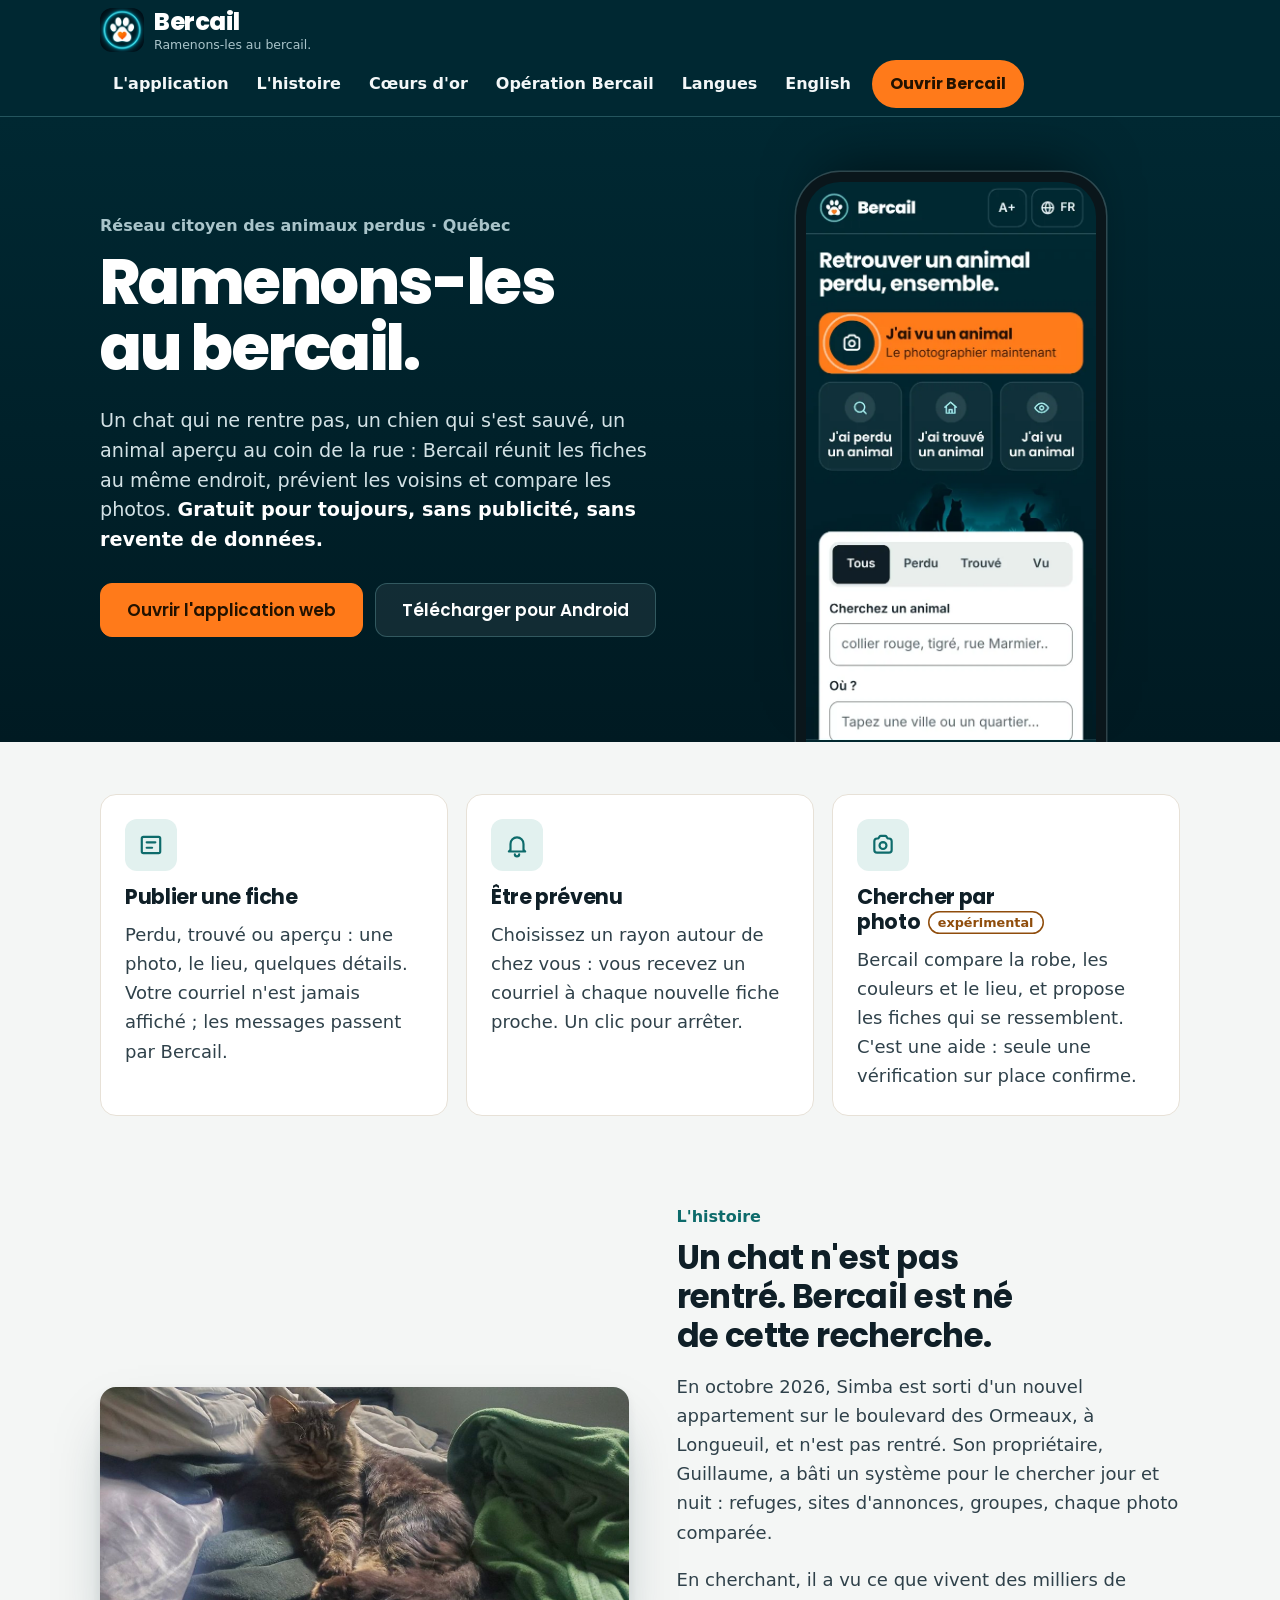
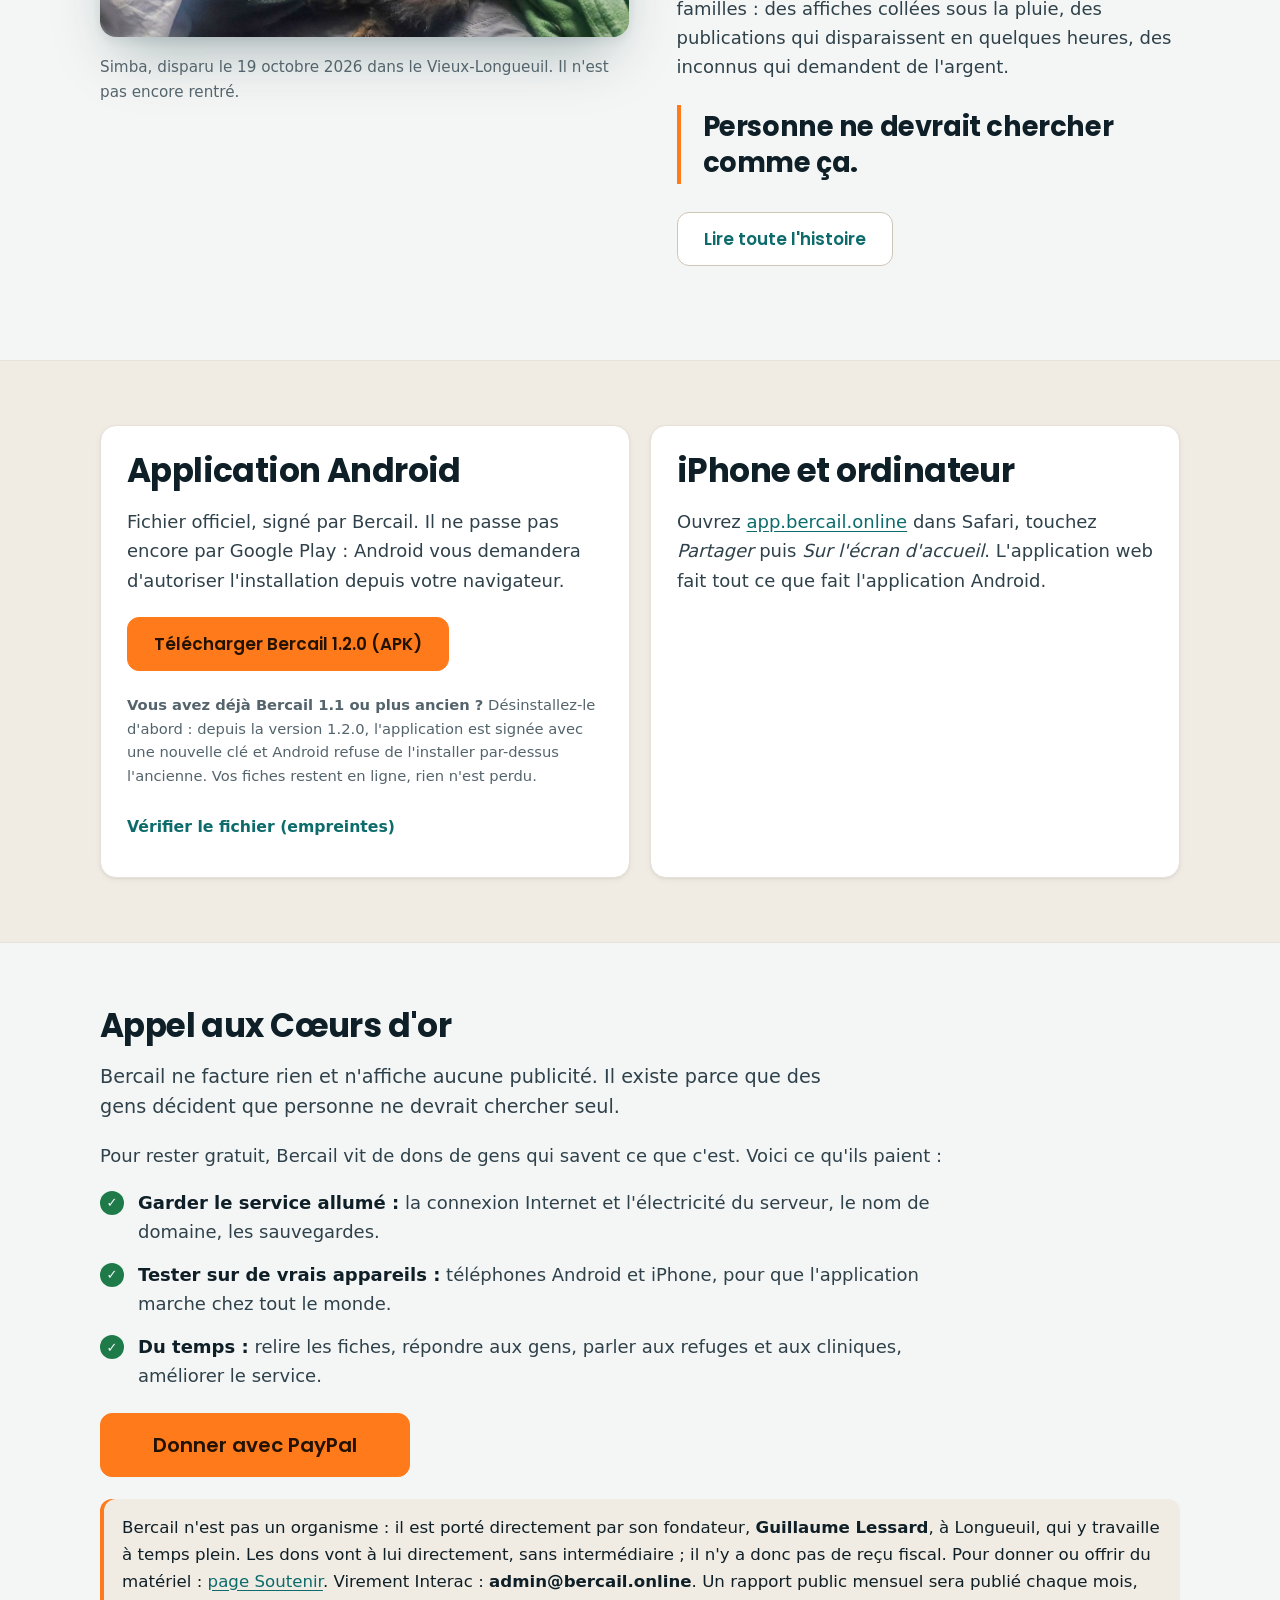
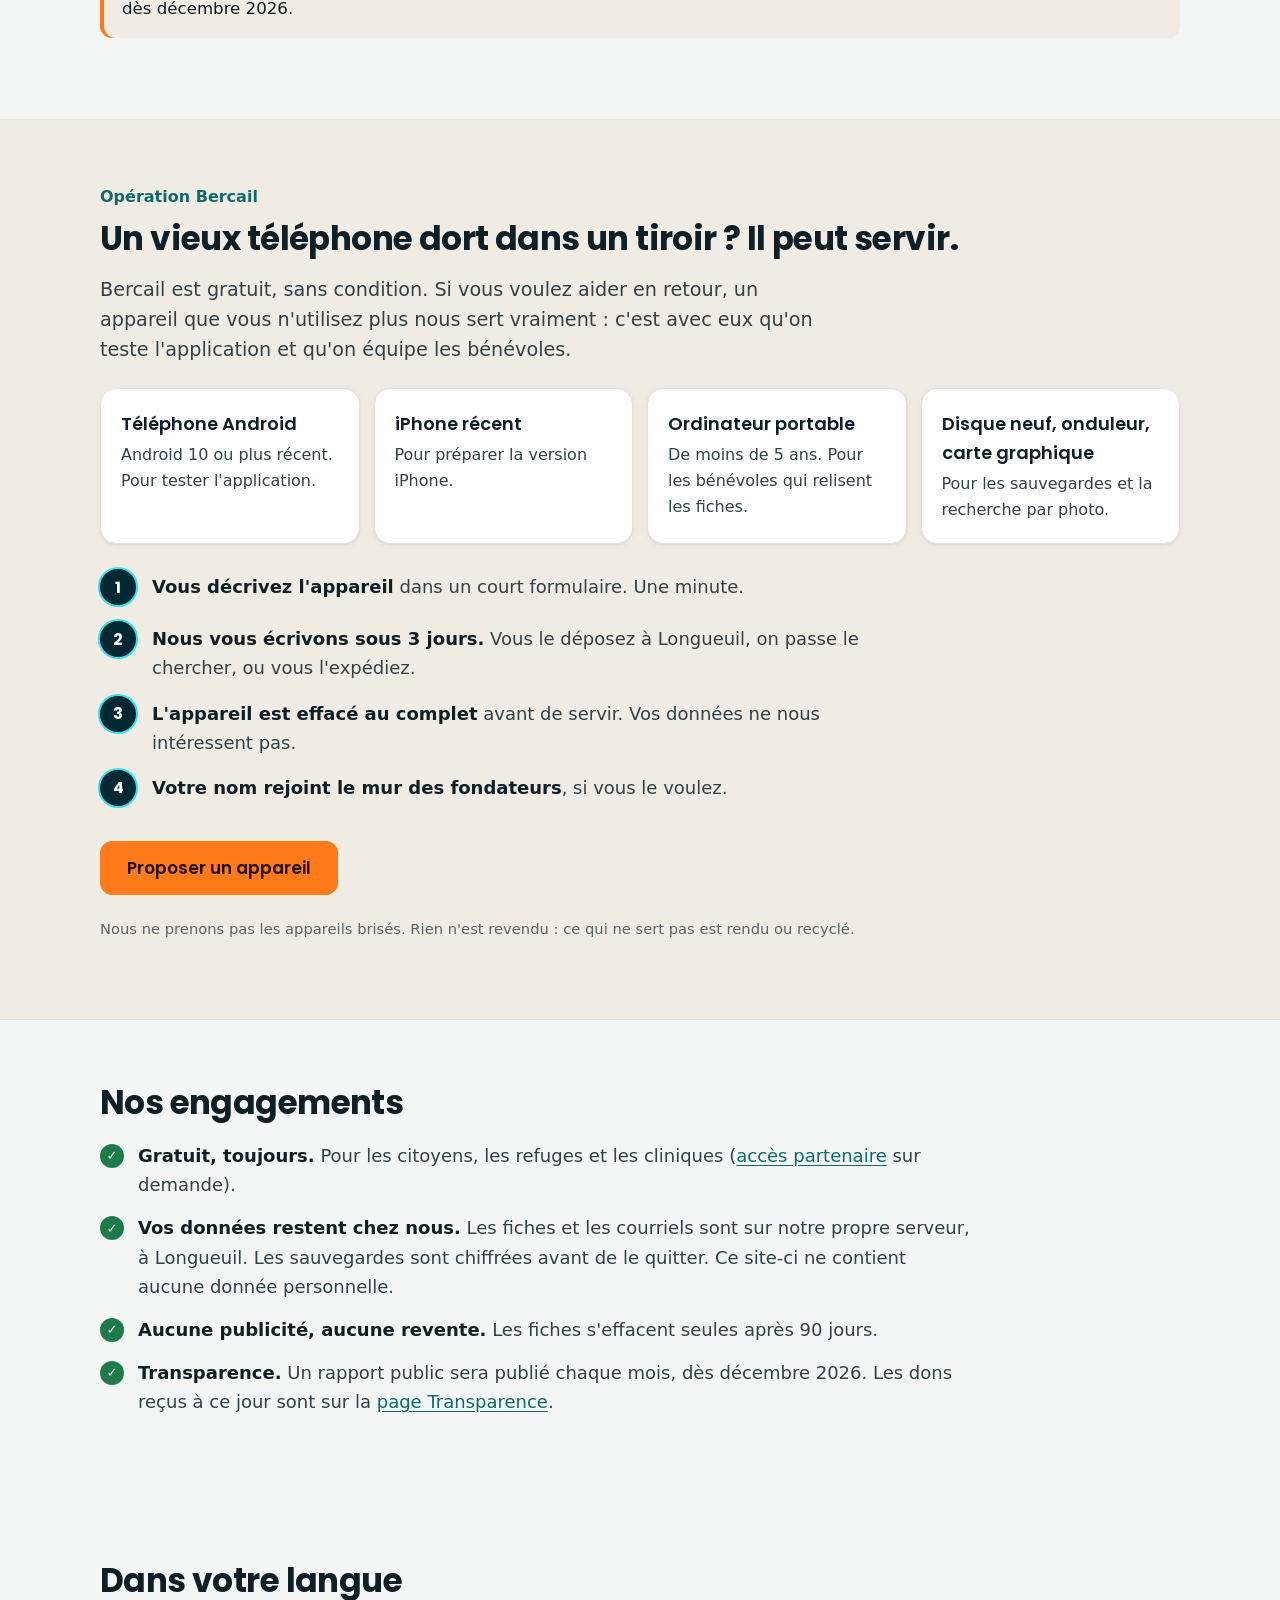
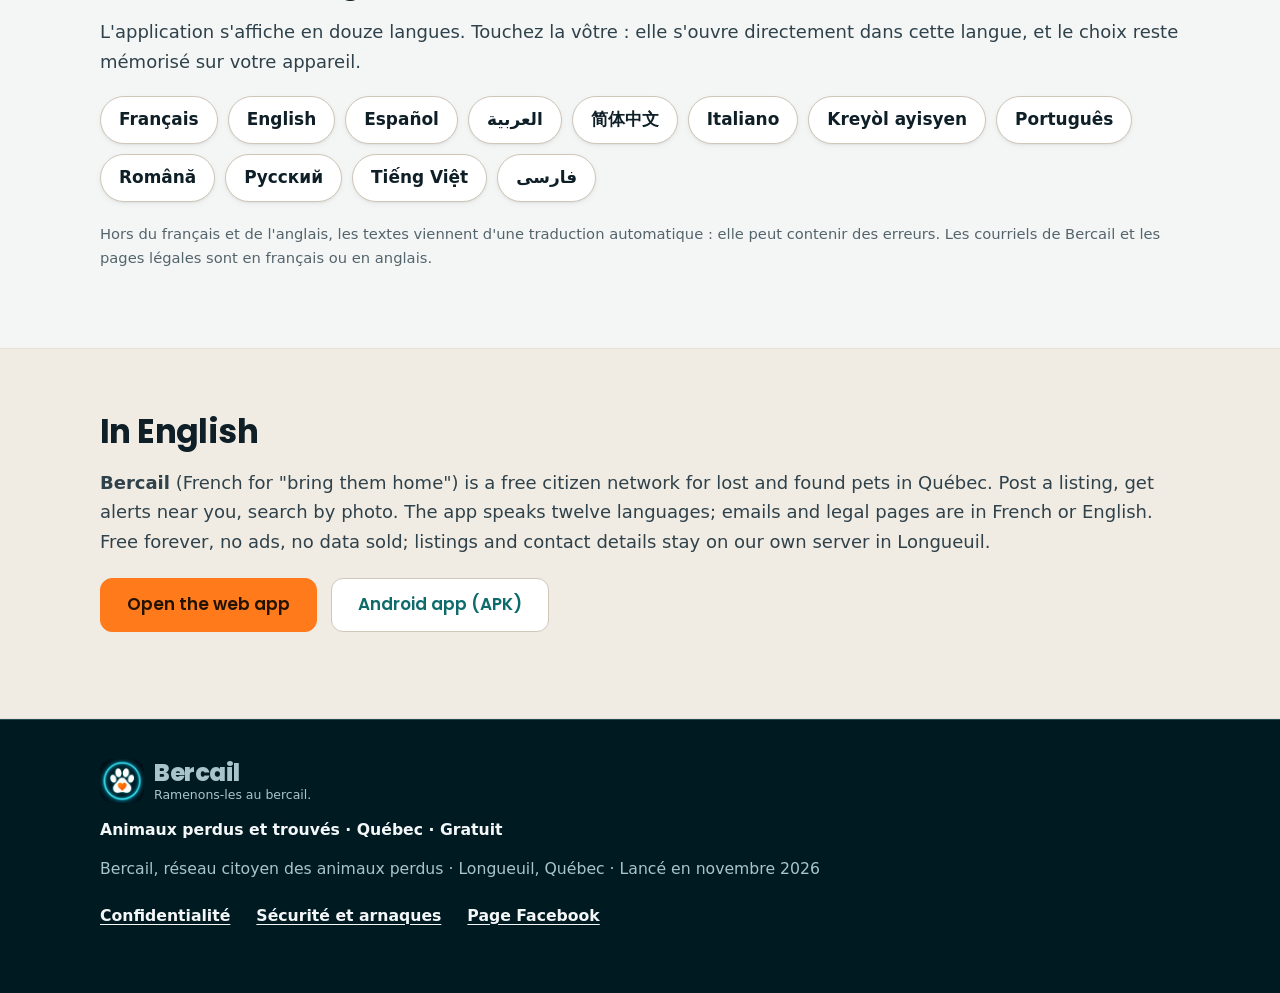
<file: index.html>
<!doctype html>
<html lang="fr">
<head>
<meta charset="utf-8">
<meta name="viewport" content="width=device-width, initial-scale=1, viewport-fit=cover">
<title>Bercail : réseau citoyen gratuit des animaux perdus au Québec</title>
<meta name="description" content="Bercail aide les citoyens du Québec à retrouver les animaux perdus : fiches, alertes près de chez vous, recherche par photo. Gratuit pour toujours, sans publicité, sans revente de données.">
<meta property="og:title" content="Bercail : ramenons-les au bercail">
<meta property="og:description" content="Réseau citoyen gratuit des animaux perdus et trouvés au Québec. Application web et Android.">
<meta property="og:type" content="website">
<meta property="og:url" content="https://bercail.online/">
<meta property="og:image" content="https://bercail.online/og.jpg">
<meta property="og:image:width" content="1200">
<meta property="og:image:height" content="630">
<meta property="og:site_name" content="Bercail">
<meta property="og:locale" content="fr_CA">
<meta name="twitter:card" content="summary_large_image">
<link rel="canonical" href="https://bercail.online/">
<script type="application/ld+json">{"@context":"https://schema.org","@type":"Organization","name":"Bercail","url":"https://bercail.online/","logo":"https://bercail.online/icon-192.png","sameAs":["https://www.facebook.com/profile.php?id=61596382720142"]}</script>
<meta name="theme-color" content="#002832">
<link rel="icon" href="/favicon.svg" type="image/svg+xml">
<link rel="apple-touch-icon" href="/apple-touch-icon.png">
<link rel="stylesheet" href="/site.css">
</head>
<body>
<a class="skip" href="#contenu">Aller au contenu</a>
<header class="top">
  <div class="wrap bar">
    <a class="logo" href="/"><img src="/icon-192.png" alt="" width="44" height="44"><span>Bercail<small>Ramenons-les au bercail.</small></span></a>
    <nav aria-label="Principal">
      <a href="#app">L'application</a>
      <a href="#histoire">L'histoire</a>
      <a href="#coeurs">Cœurs d'or</a>
      <a href="#materiel">Opération Bercail</a>
      <a href="#langues">Langues</a>
      <a href="#en" lang="en">English</a>
      <a class="nav-cta" href="https://app.bercail.online/">Ouvrir Bercail</a>
    </nav>
  </div>
</header>

<main id="contenu">
<section class="hero">
  <div class="wrap hero-grid">
   <div class="hero-text">
    <p class="kicker">Réseau citoyen des animaux perdus · Québec</p>
    <h1><span class="nb">Ramenons-les</span> au bercail.</h1>
    <p class="lead">Un chat qui ne rentre pas, un chien qui s'est sauvé, un animal aperçu au coin de la rue : Bercail réunit les fiches au même endroit, prévient les voisins et compare les photos. <strong>Gratuit pour toujours, sans publicité, sans revente de données.</strong></p>
    <div class="cta">
      <a class="btn primary" href="https://app.bercail.online/">Ouvrir l'application web</a>
      <a class="btn" href="#android">Télécharger pour Android</a>
    </div>
   </div>
   <div class="phone">
    <picture>
      <source srcset="/app-accueil.webp" type="image/webp">
      <img src="/app-accueil.jpg" width="600" height="1267" alt="L'accueil de Bercail sur un téléphone : le gros bouton « J'ai vu un animal : le photographier maintenant », puis « J'ai perdu un animal », « J'ai trouvé un animal », « J'ai vu un animal » et la recherche.">
    </picture>
   </div>
  </div>
</section>

<section id="app" class="wrap grid3">
  <article>
    <p class="ico" aria-hidden="true"><svg viewBox="0 0 24 24"><path d="M5 4.5h14a1.5 1.5 0 0 1 1.5 1.5v12a1.5 1.5 0 0 1-1.5 1.5H5A1.5 1.5 0 0 1 3.5 18V6A1.5 1.5 0 0 1 5 4.5z"/><path d="M8 9.5h8"/><path d="M8 14.5h5"/></svg></p>
    <h2>Publier une fiche</h2>
    <p>Perdu, trouvé ou aperçu : une photo, le lieu, quelques détails. Votre courriel n'est jamais affiché ; les messages passent par Bercail.</p>
  </article>
  <article>
    <p class="ico" aria-hidden="true"><svg viewBox="0 0 24 24"><path d="M6 16.5V11a6 6 0 1 1 12 0v5.5l1.5 1.5h-15z"/><path d="M10 20.5a2 2 0 0 0 4 0"/></svg></p>
    <h2>Être prévenu</h2>
    <p>Choisissez un rayon autour de chez vous : vous recevez un courriel à chaque nouvelle fiche proche. Un clic pour arrêter.</p>
  </article>
  <article>
    <p class="ico" aria-hidden="true"><svg viewBox="0 0 24 24"><path d="M4 8.5A2.5 2.5 0 0 1 6.5 6h1.2l1.1-1.7A1.5 1.5 0 0 1 10.1 3.6h3.8a1.5 1.5 0 0 1 1.3.7L16.3 6h1.2A2.5 2.5 0 0 1 20 8.5v8a2.5 2.5 0 0 1-2.5 2.5h-11A2.5 2.5 0 0 1 4 16.5z"/><path d="M12 9.3a3.2 3.2 0 1 0 0 6.4 3.2 3.2 0 0 0 0-6.4z"/></svg></p>
    <h2>Chercher par photo <span class="beta">expérimental</span></h2>
    <p>Bercail compare la robe, les couleurs et le lieu, et propose les fiches qui se ressemblent. C'est une aide : seule une vérification sur place confirme.</p>
  </article>
</section>

<section id="histoire" class="wrap story">
  <figure>
    <img src="/simba.jpg" width="1000" height="473" loading="lazy" alt="Simba, grand chat tigré brun à poil long, couché sur un lit.">
    <figcaption>Simba, disparu le 19 octobre 2026 dans le Vieux-Longueuil. Il n'est pas encore rentré.</figcaption>
  </figure>
  <div>
    <p class="kicker dark">L'histoire</p>
    <h2>Un chat n'est pas rentré. Bercail est né de cette recherche.</h2>
    <p>En octobre 2026, Simba est sorti d'un nouvel appartement sur le boulevard des Ormeaux, à Longueuil, et n'est pas rentré. Son propriétaire, Guillaume, a bâti un système pour le chercher jour et nuit : refuges, sites d'annonces, groupes, chaque photo comparée.</p>
    <p>En cherchant, il a vu ce que vivent des milliers de familles : des affiches collées sous la pluie, des publications qui disparaissent en quelques heures, des inconnus qui demandent de l'argent.</p>
    <blockquote>Personne ne devrait chercher comme ça.</blockquote>
    <p><a class="btn" href="https://app.bercail.online/about.html">Lire toute l'histoire</a></p>
  </div>
</section>

<section id="android" class="band">
  <div class="wrap two">
    <div class="panel">
      <h2>Application Android</h2>
      <p>Fichier officiel, signé par Bercail. Il ne passe pas encore par Google Play : Android vous demandera d'autoriser l'installation depuis votre navigateur.</p>
      <p><a class="btn primary" href="/android/bercail-1.2.0.apk" download>Télécharger Bercail 1.2.0 (APK)</a></p>
      <p class="small"><strong>Vous avez déjà Bercail 1.1 ou plus ancien ?</strong> Désinstallez-le d'abord : depuis la version 1.2.0, l'application est signée avec une nouvelle clé et Android refuse de l'installer par-dessus l'ancienne. Vos fiches restent en ligne, rien n'est perdu.</p>
      <details class="proof">
        <summary>Vérifier le fichier (empreintes)</summary>
        <p class="small">Empreinte SHA-256 du fichier : <code id="sha">17879eef1afdd523f92a1e2a47f9e8d8607eeccdb86241b5258c1fa5825833fa</code><br>Empreinte du certificat de signature : <code>45b51c2f8ee6d7c68d9e997fd5e4b928ad8dfb0e59509ec51c7edb7ff6993ede</code></p>
      </details>
    </div>
    <div class="panel">
      <h2>iPhone et ordinateur</h2>
      <p>Ouvrez <a href="https://app.bercail.online/">app.bercail.online</a> dans Safari, touchez <em>Partager</em> puis <em>Sur l'écran d'accueil</em>. L'application web fait tout ce que fait l'application Android.</p>
    </div>
  </div>
</section>

<section id="coeurs" class="wrap">
  <h2>Appel aux Cœurs d'or</h2>
  <p class="lead">Bercail ne facture rien et n'affiche aucune publicité. Il existe parce que des gens décident que personne ne devrait chercher seul.</p>
  <p>Pour rester gratuit, Bercail vit de dons de gens qui savent ce que c'est. Voici ce qu'ils paient :</p>
  <ul class="checks">
    <li><strong>Garder le service allumé :</strong> la connexion Internet et l'électricité du serveur, le nom de domaine, les sauvegardes.</li>
    <li><strong>Tester sur de vrais appareils :</strong> téléphones Android et iPhone, pour que l'application marche chez tout le monde.</li>
    <li><strong>Du temps :</strong> relire les fiches, répondre aux gens, parler aux refuges et aux cliniques, améliorer le service.</li>
  </ul>
  <p><a class="btn primary give" href="https://paypal.me/BercailQc" rel="noopener">Donner avec PayPal</a></p>
  <p class="note">Bercail n'est pas un organisme : il est porté directement par son fondateur, <strong>Guillaume Lessard</strong>, à Longueuil, qui y travaille à temps plein. Les dons vont à lui directement, sans intermédiaire ; il n'y a donc pas de reçu fiscal. Pour donner ou offrir du matériel : <a href="https://app.bercail.online/support.html">page Soutenir</a>. Virement Interac : <strong>admin@bercail.online</strong>. Un rapport public mensuel sera publié chaque mois, dès décembre 2026.</p>
</section>

<section id="materiel" class="band">
  <div class="wrap">
    <p class="kicker dark">Opération Bercail</p>
    <h2>Un vieux téléphone dort dans un tiroir ? Il peut servir.</h2>
    <p class="lead">Bercail est gratuit, sans condition. Si vous voulez aider en retour, un appareil que vous n'utilisez plus nous sert vraiment : c'est avec eux qu'on teste l'application et qu'on équipe les bénévoles.</p>
    <div class="accept">
      <div><h3>Téléphone Android</h3><p>Android 10 ou plus récent. Pour tester l'application.</p></div>
      <div><h3>iPhone récent</h3><p>Pour préparer la version iPhone.</p></div>
      <div><h3>Ordinateur portable</h3><p>De moins de 5 ans. Pour les bénévoles qui relisent les fiches.</p></div>
      <div><h3>Disque neuf, onduleur, carte graphique</h3><p>Pour les sauvegardes et la recherche par photo.</p></div>
    </div>
    <ol class="steps">
      <li><strong>Vous décrivez l'appareil</strong> dans un court formulaire. Une minute.</li>
      <li><strong>Nous vous écrivons sous 3 jours.</strong> Vous le déposez à Longueuil, on passe le chercher, ou vous l'expédiez.</li>
      <li><strong>L'appareil est effacé au complet</strong> avant de servir. Vos données ne nous intéressent pas.</li>
      <li><strong>Votre nom rejoint le mur des fondateurs</strong>, si vous le voulez.</li>
    </ol>
    <p><a class="btn primary" href="https://app.bercail.online/support.html#materiel">Proposer un appareil</a></p>
    <p class="small">Nous ne prenons pas les appareils brisés. Rien n'est revendu : ce qui ne sert pas est rendu ou recyclé.</p>
  </div>
</section>

<section class="wrap promise">
  <h2>Nos engagements</h2>
  <ul class="checks">
    <li><strong>Gratuit, toujours.</strong> Pour les citoyens, les refuges et les cliniques (<a href="https://app.bercail.online/partner.html">accès partenaire</a> sur demande).</li>
    <li><strong>Vos données restent chez nous.</strong> Les fiches et les courriels sont sur notre propre serveur, à Longueuil. Les sauvegardes sont chiffrées avant de le quitter. Ce site-ci ne contient aucune donnée personnelle.</li>
    <li><strong>Aucune publicité, aucune revente.</strong> Les fiches s'effacent seules après 90 jours.</li>
    <li><strong>Transparence.</strong> Un rapport public sera publié chaque mois, dès décembre 2026. Les dons reçus à ce jour sont sur la <a href="https://app.bercail.online/transparence.html">page Transparence</a>.</li>
  </ul>
</section>

<section id="langues" class="wrap langs">
  <h2>Dans votre langue</h2>
  <p>L'application s'affiche en douze langues. Touchez la vôtre : elle s'ouvre directement dans cette langue, et le choix reste mémorisé sur votre appareil.</p>
  <ul class="lang-links">
    <li><a href="https://app.bercail.online/?lang=fr" lang="fr">Français</a></li>
    <li><a href="https://app.bercail.online/?lang=en" lang="en">English</a></li>
    <li><a href="https://app.bercail.online/?lang=es" lang="es">Español</a></li>
    <li><a href="https://app.bercail.online/?lang=ar" lang="ar" dir="rtl">العربية</a></li>
    <li><a href="https://app.bercail.online/?lang=zh" lang="zh">简体中文</a></li>
    <li><a href="https://app.bercail.online/?lang=it" lang="it">Italiano</a></li>
    <li><a href="https://app.bercail.online/?lang=ht" lang="ht">Kreyòl ayisyen</a></li>
    <li><a href="https://app.bercail.online/?lang=pt" lang="pt">Português</a></li>
    <li><a href="https://app.bercail.online/?lang=ro" lang="ro">Română</a></li>
    <li><a href="https://app.bercail.online/?lang=ru" lang="ru">Русский</a></li>
    <li><a href="https://app.bercail.online/?lang=vi" lang="vi">Tiếng Việt</a></li>
    <li><a href="https://app.bercail.online/?lang=fa" lang="fa" dir="rtl">فارسی</a></li>
  </ul>
  <p class="small">Hors du français et de l'anglais, les textes viennent d'une traduction automatique : elle peut contenir des erreurs. Les courriels de Bercail et les pages légales sont en français ou en anglais.</p>
</section>

<section id="en" class="band" lang="en">
  <div class="wrap">
    <h2>In English</h2>
    <p><strong>Bercail</strong> (French for "bring them home") is a free citizen network for lost and found pets in Québec. Post a listing, get alerts near you, search by photo. The app speaks twelve languages; emails and legal pages are in French or English. Free forever, no ads, no data sold; listings and contact details stay on our own server in Longueuil.</p>
    <p><a class="btn primary" href="https://app.bercail.online/">Open the web app</a> <a class="btn" href="/android/bercail-1.2.0.apk" download>Android app (APK)</a></p>
  </div>
</section>
</main>

<footer class="foot">
  <div class="wrap">
    <p class="logo"><img src="/icon-192.png" alt="" width="44" height="44"><span>Bercail<small>Ramenons-les au bercail.</small></span></p>
    <p class="baseline">Animaux perdus et trouvés · Québec · Gratuit</p>
    <p>Bercail, réseau citoyen des animaux perdus · Longueuil, Québec · Lancé en novembre 2026</p>
    <p class="foot-links"><a href="https://app.bercail.online/privacy.html">Confidentialité</a> <a href="https://app.bercail.online/safety.html">Sécurité et arnaques</a> <a href="https://www.facebook.com/profile.php?id=61596382720142" rel="noopener">Page Facebook</a></p>
  </div>
</footer>
</body>
</html>
</file>
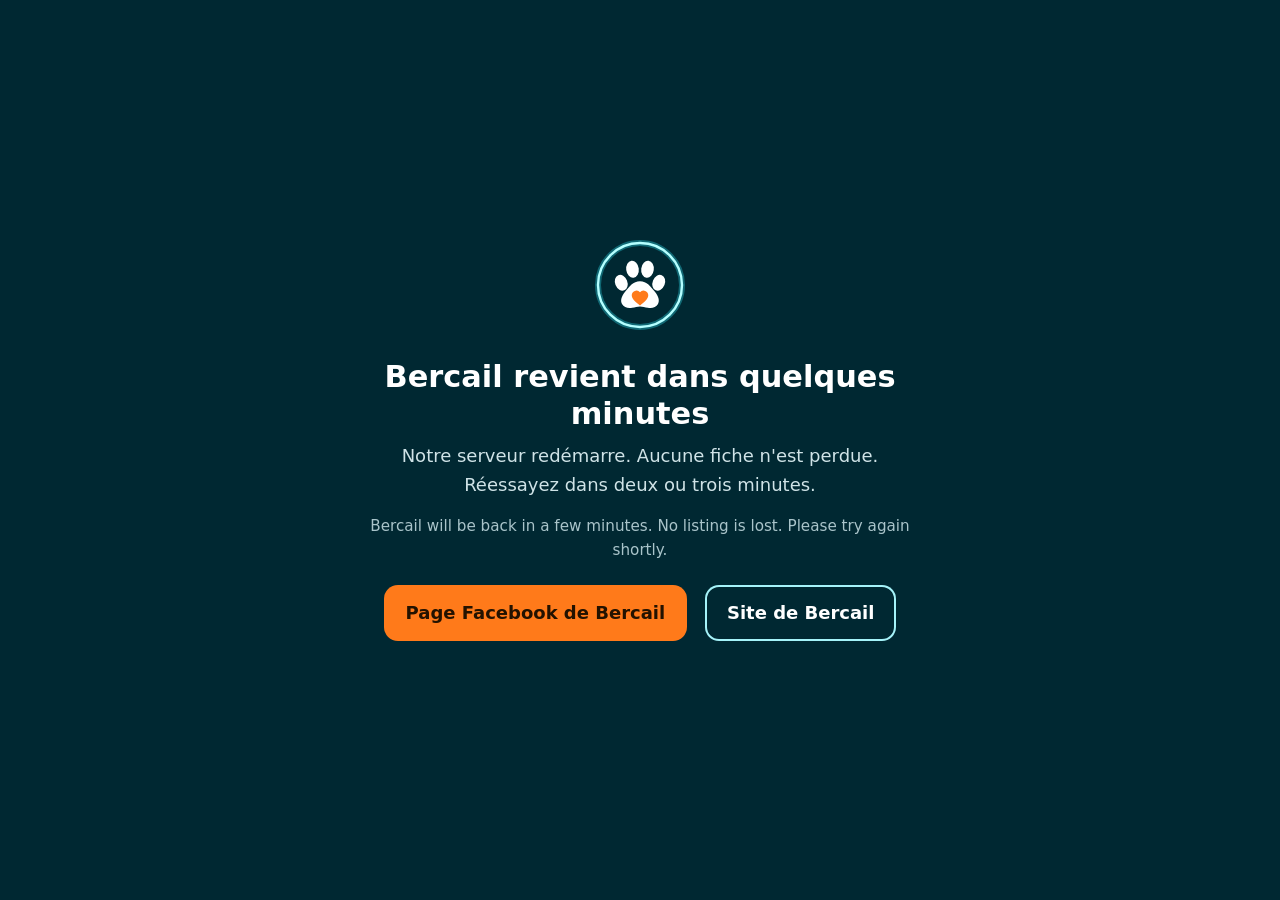
<file: maintenance.html>
<!doctype html>
<html lang="fr">
<head>
<meta charset="utf-8">
<meta name="viewport" content="width=device-width, initial-scale=1">
<meta name="robots" content="noindex">
<title>Bercail revient dans quelques minutes</title>
<style>
  html,body{margin:0;min-height:100%}
  body{display:flex;align-items:center;justify-content:center;padding:24px;box-sizing:border-box;min-height:100vh;
       background:#002832;color:#f3f7f8;font:18px/1.6 system-ui,-apple-system,"Segoe UI",Roboto,Arial,sans-serif;text-align:center}
  main{max-width:34rem}
  svg{width:96px;height:96px}
  h1{font-size:1.9rem;line-height:1.2;margin:18px 0 10px;color:#fff}
  p{margin:0 0 14px;color:#cfe3e7}
  .en{color:#a9c4ca;font-size:.95rem}
  a.btn{display:inline-block;margin:8px 6px;padding:14px 22px;min-height:24px;border-radius:14px;font-weight:700;text-decoration:none}
  a.fb{background:#ff7a1a;color:#231200}
  a.site{background:transparent;color:#fff;box-shadow:inset 0 0 0 2px #a5f3f9}
</style>
</head>
<body>
<main>
  <svg viewBox="0 0 64 64" role="img" aria-label="Bercail">
    <circle cx="32" cy="32" r="30" fill="#002832"/><circle cx="32" cy="32" r="28" fill="none" stroke="#2fe0ee" stroke-width="4" opacity=".35"/>
    <circle cx="32" cy="32" r="28" fill="none" stroke="#b4ffff" stroke-width="1.6"/>
    <g fill="#fff"><ellipse cx="19.5" cy="30.5" rx="4.1" ry="5.4" transform="rotate(-22 19.5 30.5)"/><ellipse cx="27" cy="21.5" rx="4.2" ry="5.7" transform="rotate(-7 27 21.5)"/>
    <ellipse cx="37" cy="21.5" rx="4.2" ry="5.7" transform="rotate(7 37 21.5)"/><ellipse cx="44.5" cy="30.5" rx="4.1" ry="5.4" transform="rotate(22 44.5 30.5)"/>
    <path d="M32 29.5c-4.6 0-7.2 3.6-9.8 6.9-2.6 3.2-3.4 6-2.2 8.3 1.3 2.5 4.3 3 6.8 2.5 1.9-.4 3.4-.9 5.2-.9s3.3.5 5.2.9c2.5.5 5.5 0 6.8-2.5 1.2-2.3.4-5.1-2.2-8.3-2.6-3.3-5.2-6.9-9.8-6.9z"/></g>
    <path d="M32 45.6c-3.3-2.4-5.5-4.3-5.5-6.7a3.1 3.1 0 0 1 5.5-2 3.1 3.1 0 0 1 5.5 2c0 2.4-2.2 4.3-5.5 6.7z" fill="#ff7a1a"/>
  </svg>
  <h1>Bercail revient dans quelques minutes</h1>
  <p>Notre serveur redémarre. Aucune fiche n'est perdue. Réessayez dans deux ou trois minutes.</p>
  <p class="en">Bercail will be back in a few minutes. No listing is lost. Please try again shortly.</p>
  <p>
    <a class="btn fb" href="https://www.facebook.com/profile.php?id=61596382720142" rel="noopener">Page Facebook de Bercail</a>
    <a class="btn site" href="https://bercail.online/" rel="noopener">Site de Bercail</a>
  </p>
</main>
</body>
</html>
</file>
<file: site.css>
/* Bercail — site vitrine, version 2. Même système que l'application (web/style.css) :
   la nuit de la marque pour l'en-tête, le héros et le pied de page ; le papier chaud pour lire.
   L'orange est réservé aux boutons principaux. Le héros montre l'application elle-même. */
:root{--night:#002832;--night-2:#013a47;--night-deep:#001a22;--cyan:#2fe0ee;--cyan-soft:#a5f3f9;--heart:#ff7a1a;--heart-h:#ff8f3d;--on-heart:#231200;--on-night:#f3f7f8;--on-night-muted:#a9c4ca;--night-line:rgba(165,243,249,.22);
--brand:#0d6b6b;--brand-h:#0a5656;--brand-l:#e2f1ef;--accent:#8f4d0c;--ok:#1f7a4a;--ink:#0f1f27;--ink2:#2f414a;--muted:#54646c;--bg:#f4f6f5;--surface:#fff;--band:#f0ece4;--line:#e7e1d7;--line2:#cfc6b8;
--shadow-sm:0 1px 2px rgba(0,40,50,.06),0 2px 8px -3px rgba(0,40,50,.1);--shadow:0 1px 2px rgba(0,40,50,.05),0 12px 28px -12px rgba(0,40,50,.2);--shadow-lg:0 4px 10px rgba(0,40,50,.07),0 28px 56px -18px rgba(0,40,50,.34);color-scheme:light dark}
@media (prefers-color-scheme:dark){:root{--brand:#5cc0bf;--brand-h:#7fd3d2;--brand-l:rgba(92,192,191,.16);--accent:#ffab5e;--ok:#6fd39b;--ink:#edf2f3;--ink2:#cdd9dc;--muted:#9db3b9;--bg:#021d25;--surface:#072e39;--band:#04252f;--line:#134451;--line2:#25596a;--shadow-sm:0 1px 3px rgba(0,0,0,.4);--shadow:0 10px 24px -8px rgba(0,0,0,.55);--shadow-lg:0 24px 48px -12px rgba(0,0,0,.7)}}
@font-face{font-family:"Poppins";font-weight:600;font-display:swap;src:url("/fonts/poppins-600.woff2") format("woff2")}
@font-face{font-family:"Poppins";font-weight:700;font-display:swap;src:url("/fonts/poppins-700.woff2") format("woff2")}
@font-face{font-family:"Poppins";font-weight:800;font-display:swap;src:url("/fonts/poppins-800.woff2") format("woff2")}
*,*::before,*::after{box-sizing:border-box}
h1,h2,h3,.logo,.btn,nav .nav-cta,blockquote{font-family:"Poppins",system-ui,-apple-system,"Segoe UI",Roboto,sans-serif}
html{scroll-behavior:smooth;scroll-padding-top:84px;-webkit-text-size-adjust:100%}
body{margin:0;font:1.125rem/1.62 system-ui,-apple-system,"Segoe UI",Roboto,"Helvetica Neue",Arial,sans-serif;color:var(--ink);background:var(--bg);-webkit-font-smoothing:antialiased}
a{color:var(--brand);text-underline-offset:3px}a:hover{color:var(--brand-h)}
p{margin:0 0 1em;color:var(--ink2)}
img{max-width:100%;height:auto}
.wrap{max-width:1120px;margin:0 auto;padding:0 20px}
.skip{position:absolute;left:-999px}.skip:focus{left:12px;top:12px;background:var(--heart);color:var(--on-heart);padding:10px 16px;border-radius:10px;font-weight:700;z-index:20}
:focus-visible{outline:3px solid var(--heart);outline-offset:2px;border-radius:6px}

/* En-tête */
.top{position:sticky;top:0;z-index:10;background:var(--night);box-shadow:0 1px 0 var(--night-line)}
.bar{display:flex;align-items:center;justify-content:space-between;gap:8px 16px;padding-top:8px;padding-bottom:8px;min-height:64px;flex-wrap:wrap}
.logo{display:flex;align-items:center;gap:10px;margin:0;font-weight:800;font-size:1.5rem;letter-spacing:-.02em;line-height:1.05;text-decoration:none;color:#fff}
.logo:hover{color:#fff}
.logo img{width:44px;height:44px;border-radius:12px;filter:none}
.logo small{font-family:system-ui,-apple-system,"Segoe UI",Roboto,sans-serif;display:block;margin-top:3px;font-size:.78rem;font-weight:400;letter-spacing:0;color:var(--on-night-muted)}
nav{display:flex;gap:2px;flex-wrap:wrap;align-items:center}
nav a{display:inline-flex;align-items:center;min-height:48px;padding:8px 13px;border-radius:999px;text-decoration:none;color:var(--on-night);font-weight:600;font-size:1rem;transition:background .18s}
nav a:hover{background:rgba(255,255,255,.1);color:#fff}
nav .nav-cta{background:var(--heart);color:var(--on-heart);font-weight:700;padding-inline:18px;margin-left:6px;box-shadow:none}
nav .nav-cta:hover{background:var(--heart-h);color:var(--on-heart)}
@media (max-width:900px){nav a:not(.nav-cta){display:none}.bar{flex-wrap:nowrap}.logo{font-size:1.3rem;min-width:0}.logo img{width:40px;height:40px}.logo small{display:none}nav{flex:none}nav .nav-cta{margin-left:0;padding-inline:16px}}

/* Héros : la promesse à gauche, l'application à droite */
.hero{position:relative;color:var(--on-night);padding:56px 0 0;overflow:hidden;
  background:linear-gradient(180deg,var(--night),var(--night-deep))}
.hero-grid{position:relative;display:grid;grid-template-columns:minmax(0,1.25fr) minmax(0,1fr);gap:48px;align-items:center}
.hero-text{padding-bottom:64px}
.kicker{font-size:1rem;font-weight:700;color:var(--on-night-muted);margin:0 0 10px}
.kicker.dark{color:var(--brand)}
h1{font-size:clamp(2.3rem,6vw,3.9rem);font-weight:800;line-height:1.06;letter-spacing:-.025em;margin:0 0 .4em;color:#fff;text-wrap:balance}
.nb{white-space:nowrap}
h2{font-size:clamp(1.5rem,3.2vw,2.05rem);font-weight:700;line-height:1.18;letter-spacing:-.018em;margin:0 0 .5em;color:var(--ink);text-wrap:balance}
h3{margin:.2em 0 .3em;font-size:1.12rem;font-weight:600;color:var(--ink)}
.lead{font-size:1.2rem;line-height:1.55;max-width:60ch;color:var(--ink2)}
.hero .lead{color:#d3e2e6}.hero .lead strong{color:#fff}
.cta{display:flex;gap:12px;flex-wrap:wrap;margin-top:28px}
.btn{display:inline-flex;align-items:center;justify-content:center;min-height:54px;padding:12px 26px;border-radius:12px;border:1.5px solid var(--line2);background:var(--surface);color:var(--brand);font-weight:600;font-size:1.06rem;line-height:1.2;text-decoration:none;text-align:center;transition:background .18s,box-shadow .18s,transform .18s,border-color .18s}
.btn:hover{border-color:var(--brand);color:var(--brand-h);transform:none}
.btn.primary{background:var(--heart);border-color:var(--heart);color:var(--on-heart);box-shadow:none}
.btn.primary:hover{background:var(--heart-h);border-color:var(--heart-h);color:var(--on-heart);box-shadow:none}
.hero .btn:not(.primary){background:rgba(255,255,255,.07);border-color:var(--night-line);color:#fff}
.hero .btn:not(.primary):hover{background:rgba(255,255,255,.12);border-color:rgba(255,255,255,.4);color:#fff}
p > .btn{margin:4px 8px 4px 0}
/* Le téléphone : une vraie capture de l'accueil de l'application */
.phone{justify-self:center;align-self:end;width:min(310px,100%);padding:10px 10px 0;border-radius:44px 44px 0 0;background:#0a161b;
  box-shadow:0 0 0 1.5px rgba(255,255,255,.18),0 -30px 60px -30px rgba(0,0,0,.6)}
.phone picture{display:block;border-radius:34px 34px 0 0;overflow:hidden;max-height:560px}
.phone img{display:block;width:100%;height:auto}
@media (max-width:860px){.hero{padding-top:34px}.hero-grid{grid-template-columns:1fr;gap:34px}.hero-text{padding-bottom:0}.cta .btn{flex:1 1 220px}.phone{width:min(280px,82%)}.phone picture{max-height:380px}.hero::before{content:none}}

/* Trois choses que fait Bercail */
.grid3{display:grid;grid-template-columns:repeat(auto-fit,minmax(260px,1fr));gap:18px;padding:52px 20px 56px}
.grid3 article{background:var(--surface);border:1px solid var(--line);border-radius:16px;padding:24px;box-shadow:none}
.grid3 h2{font-size:1.3rem}
.grid3 p:last-child{margin:0}
.ico{display:grid;place-items:center;width:52px;height:52px;margin:0 0 14px;border-radius:50%;background:var(--brand-l);color:var(--brand);border-radius:12px}
.ico svg{width:26px;height:26px;fill:none;stroke:currentColor;stroke-width:2;stroke-linecap:round;stroke-linejoin:round}
.beta{display:inline-block;vertical-align:middle;margin-left:4px;padding:2px 10px;border-radius:999px;font:700 .8rem/1.5 system-ui,-apple-system,"Segoe UI",Roboto,sans-serif;letter-spacing:0;color:var(--accent);box-shadow:inset 0 0 0 1.5px currentColor}

/* L'histoire */
.story{display:grid;grid-template-columns:1.05fr 1fr;gap:48px;align-items:center;padding:32px 20px 72px}
.story figure{margin:0}
.story img{width:100%;border-radius:16px;box-shadow:var(--shadow-lg)}
.story figcaption{margin-top:10px;font-size:.95rem;color:var(--muted)}
blockquote{margin:24px 0;padding:4px 0 4px 22px;border-left:4px solid var(--heart);font-weight:700;font-size:clamp(1.3rem,3vw,1.7rem);line-height:1.3;letter-spacing:-.015em;color:var(--ink)}
@media (max-width:860px){.story{grid-template-columns:1fr;gap:24px;padding:8px 20px 52px}}

/* Bandes et panneaux */
.band{background:var(--band);padding:64px 0;border-top:1px solid var(--line);border-bottom:1px solid var(--line)}
.two{display:grid;grid-template-columns:repeat(auto-fit,minmax(300px,1fr));gap:20px}
.panel{background:var(--surface);border:1px solid var(--line);border-radius:16px;padding:26px;box-shadow:var(--shadow-sm)}
.panel p:last-child,.panel details:last-child{margin-bottom:0}
.small{font-size:.92rem;color:var(--muted)}
.proof{margin-top:6px}
.proof summary{display:inline-flex;align-items:center;min-height:48px;cursor:pointer;color:var(--brand);font-weight:600;font-size:.98rem}
.proof p{margin:6px 0 0}
code{font-size:.8rem;word-break:break-all;background:var(--band);border:1px solid var(--line);border-radius:6px;padding:2px 6px}
#coeurs,.promise{padding:64px 20px}
.note{box-shadow:inset 4px 0 0 var(--heart);padding:16px 18px 16px 22px;background:var(--band);border-radius:12px;color:var(--ink);font-size:1.04rem}
.checks{padding-left:0;list-style:none;color:var(--ink2);max-width:76ch}.checks li{padding-left:38px;position:relative;margin:14px 0}
.checks li::before{content:"✓";position:absolute;left:0;top:3px;display:grid;place-items:center;width:24px;height:24px;border-radius:50%;background:var(--ok);color:var(--bg);font-weight:900;font-size:.82rem}
.checks strong{color:var(--ink)}
.btn.give{min-height:64px;font-size:1.25rem;padding-inline:52px}
@media (max-width:560px){.btn.give{display:flex;width:100%;padding-inline:20px}}

/* Opération Bercail */
.accept{display:grid;grid-template-columns:repeat(auto-fit,minmax(230px,1fr));gap:14px;margin:24px 0}
.accept div{background:var(--surface);border:1px solid var(--line);border-radius:16px;padding:20px;box-shadow:var(--shadow-sm)}
.accept h3{margin:0 0 4px}.accept p{margin:0;font-size:1rem}
.steps{list-style:none;counter-reset:s;padding:0;margin:28px 0;display:grid;gap:16px;max-width:760px}
.steps li{counter-increment:s;position:relative;padding-left:52px;min-height:36px;color:var(--ink2)}
.steps li::before{content:counter(s);position:absolute;left:0;top:-3px;display:grid;place-items:center;width:36px;height:36px;border-radius:50%;background:var(--night);color:#fff;font:700 1rem "Poppins",system-ui,sans-serif;box-shadow:0 0 0 2px var(--cyan)}
.steps strong{color:var(--ink)}

/* Pied de page */
.foot{padding:40px 0 44px;color:var(--on-night-muted);font-size:.98rem;background:var(--night-deep);box-shadow:inset 0 1px 0 var(--night-line)}
.foot p{color:var(--on-night-muted);margin:0 0 .6em}
.foot .baseline{color:var(--on-night);font-weight:700;margin:12px 0 14px}
.foot a{color:var(--on-night);font-weight:600}.foot a:hover{color:var(--cyan-soft)}
.foot-links{display:flex;flex-wrap:wrap;gap:0 26px;margin-top:10px}
.foot-links a{display:inline-flex;align-items:center;min-height:48px}
@media (prefers-reduced-motion:reduce){html{scroll-behavior:auto}*{transition:none!important}}

/* Langues : chaque langue écrite dans sa propre langue, en vraie cible de 48 px ; le lien ouvre l'application dans cette langue. */
.langs{padding:64px 20px}
.lang-links{list-style:none;display:flex;flex-wrap:wrap;gap:10px;margin:20px 0;padding:0}
.lang-links a{display:inline-flex;align-items:center;min-height:48px;padding:8px 18px;border-radius:999px;border:1.5px solid var(--line2);background:var(--surface);color:var(--ink);font-weight:600;font-size:1.06rem;text-decoration:none;box-shadow:var(--shadow-sm);transition:border-color .18s,background .18s}
.lang-links a:hover{border-color:var(--brand);background:var(--brand-l);color:var(--ink)}
</file>
